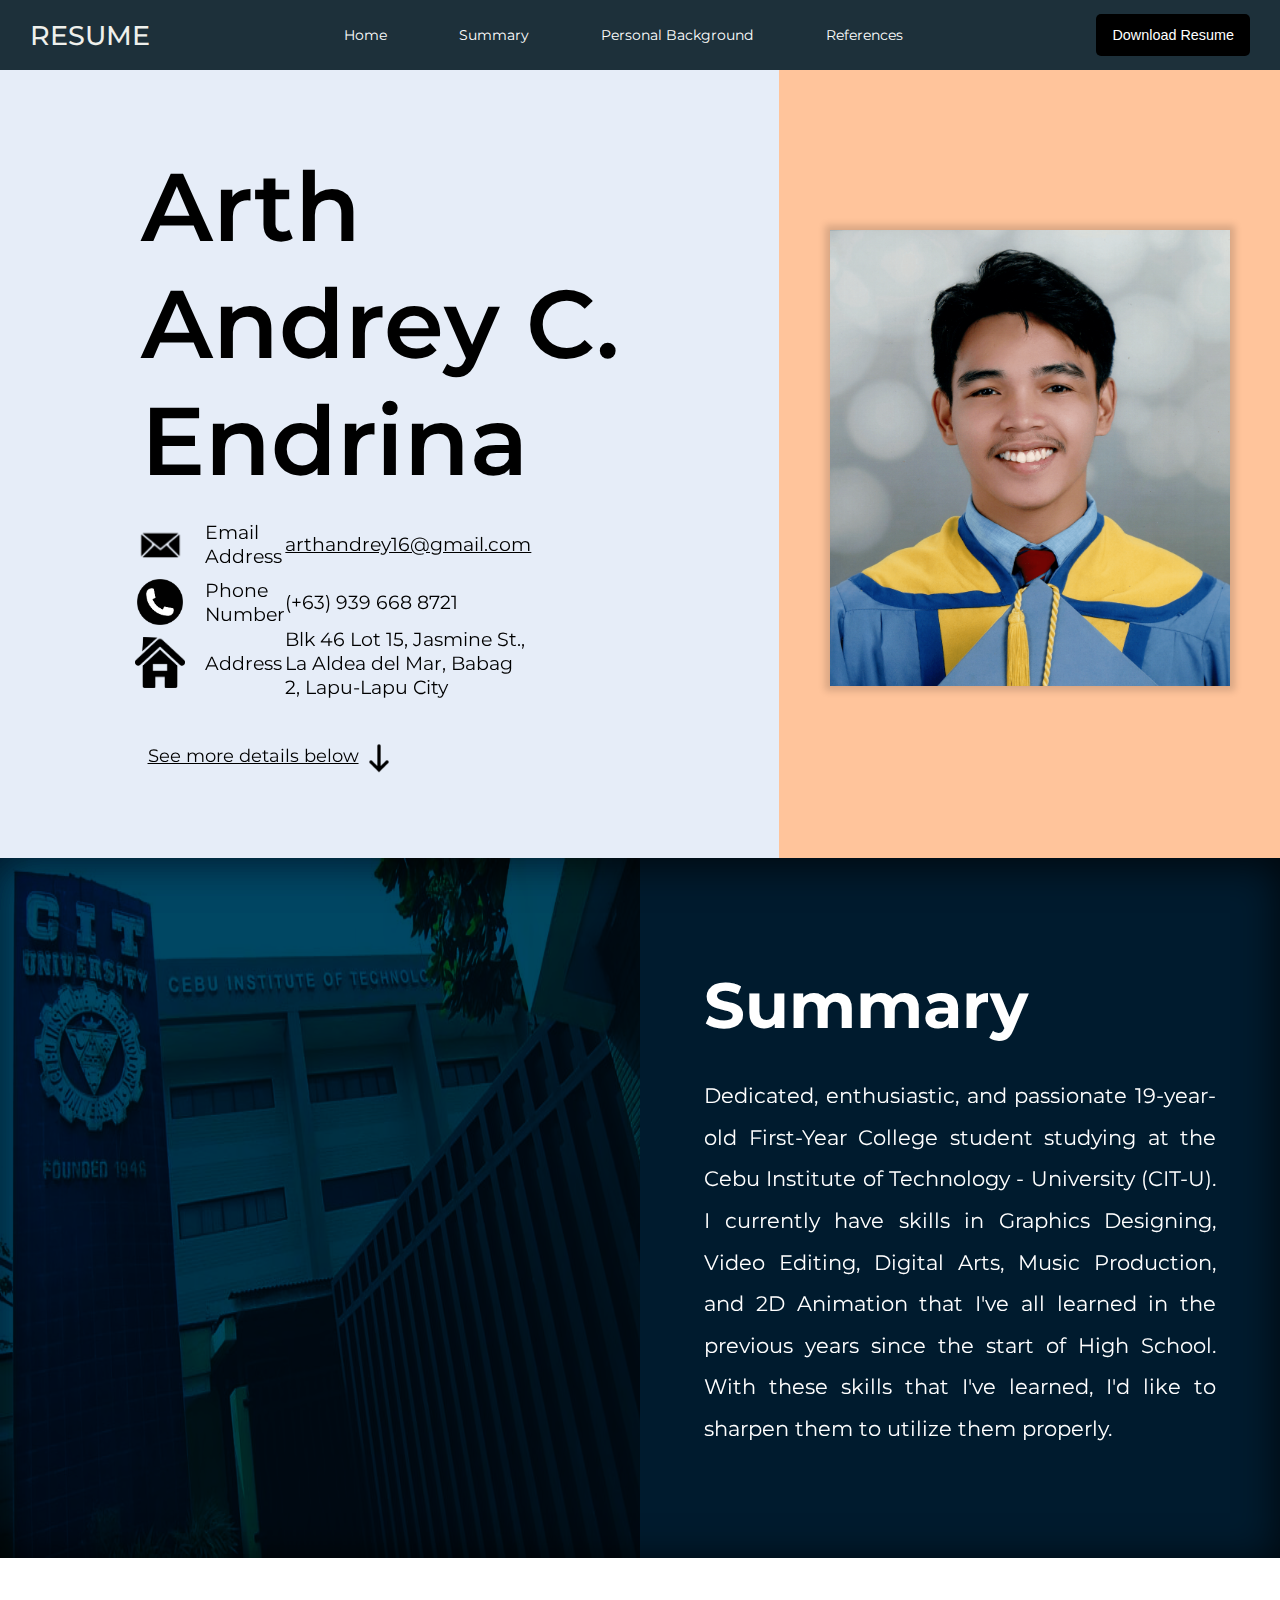
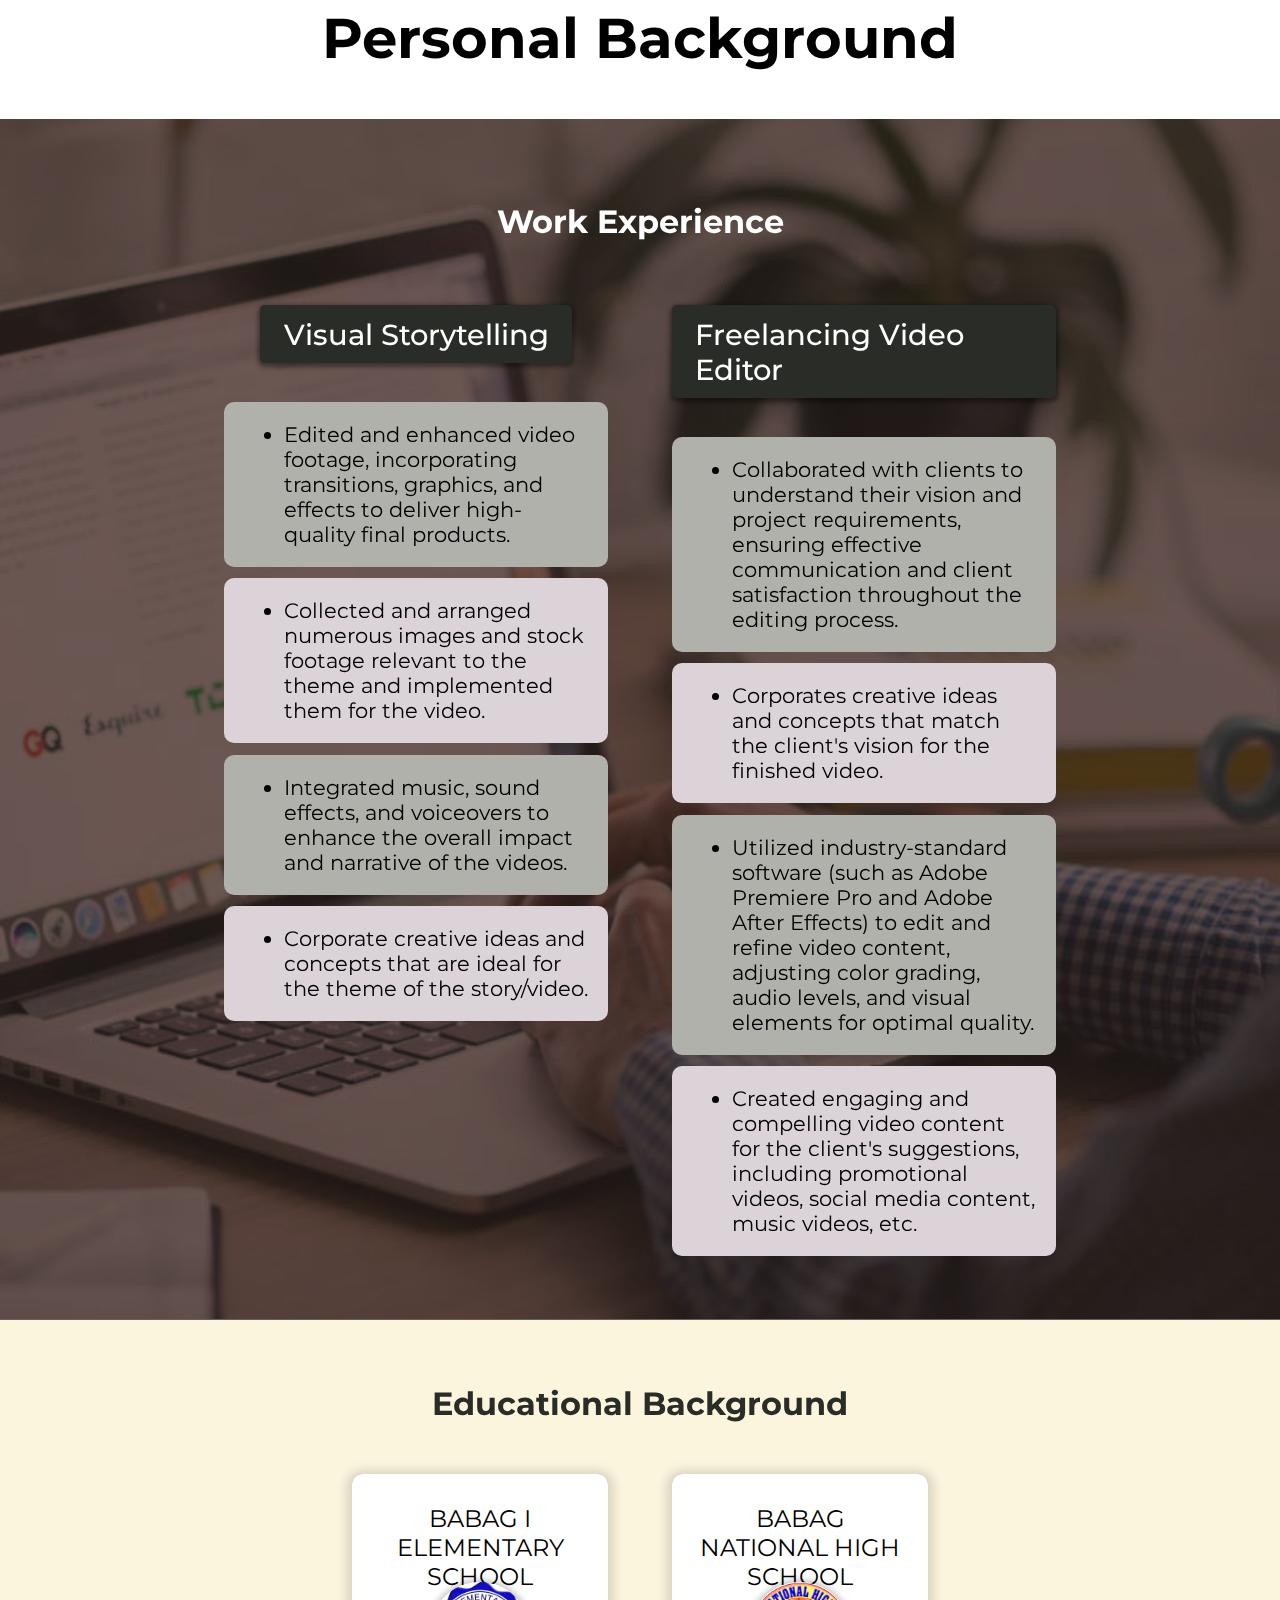
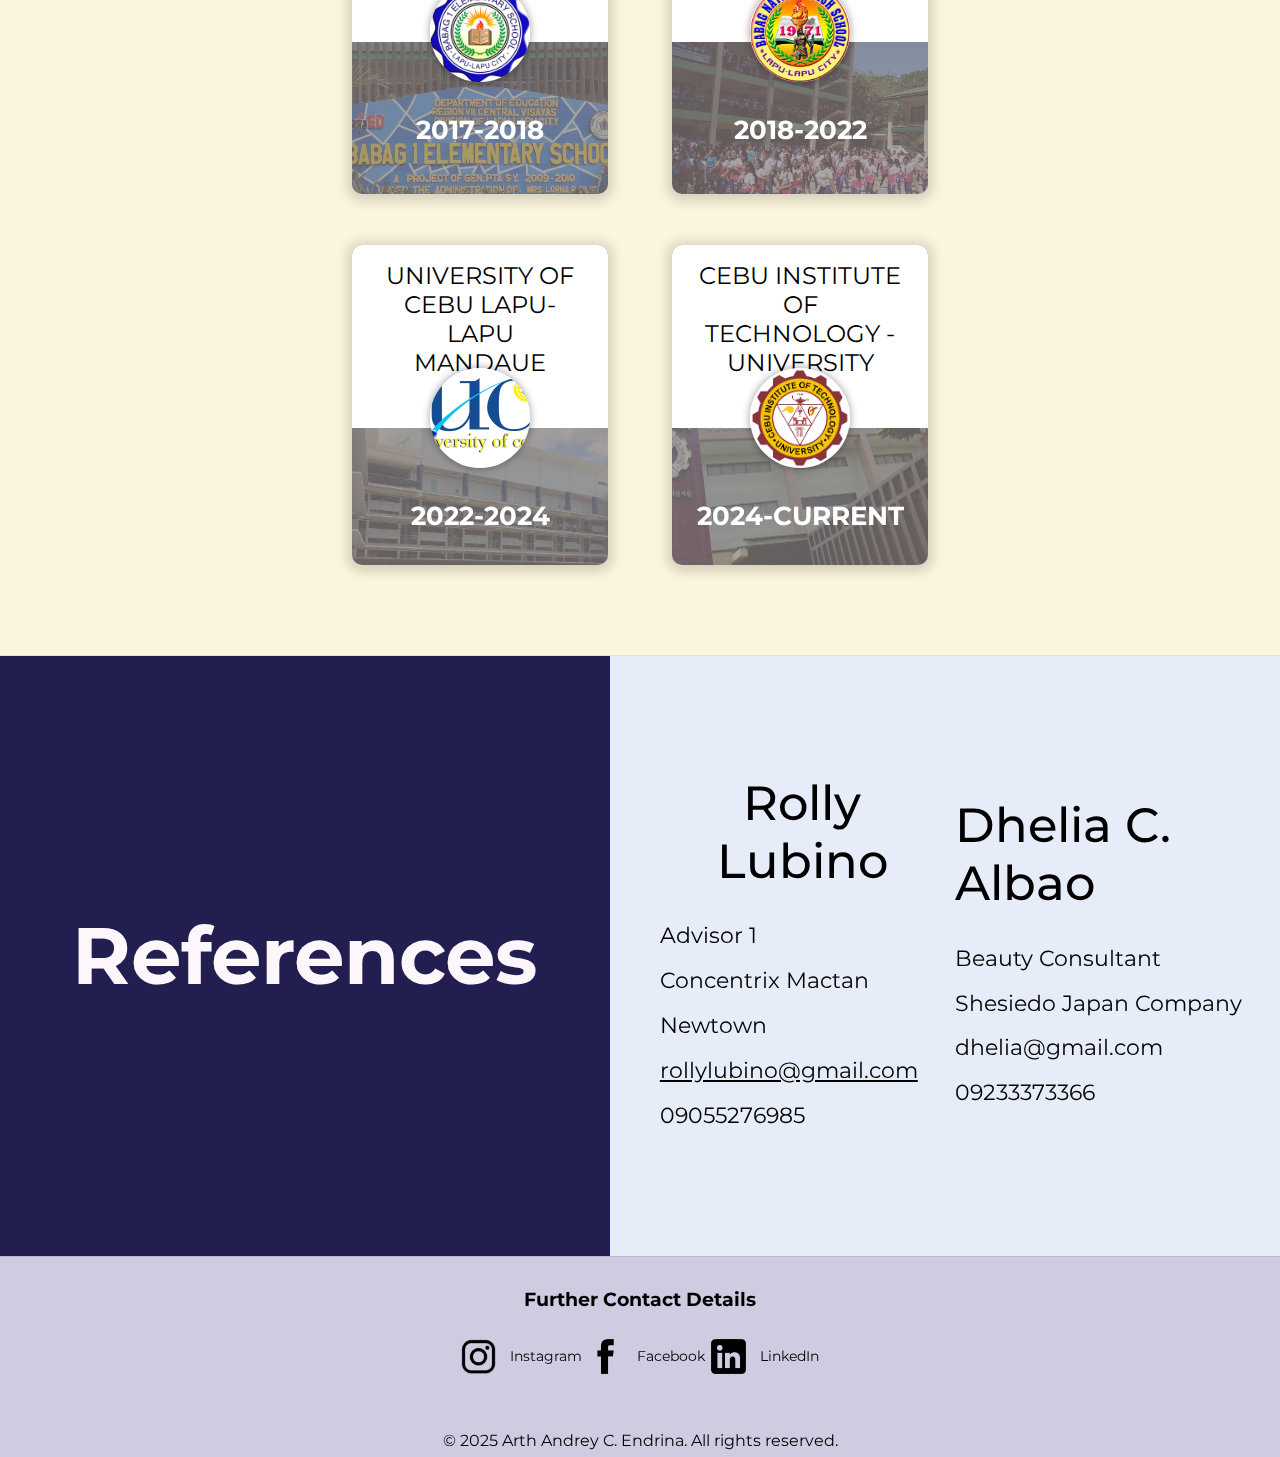
<file: index.html>
<!DOCTYPE html>
<html lang="en">

<head>

  <meta charset="UTF-8">
  <meta name="viewport" content="width=device-width, initial-scale=1.0">
  <title>RESUME | Arth Andrey C. Endrina</title>
  <link rel="stylesheet" type="text/css" href="HoArtstyles.css">
  <link rel="preconnect" href="https://fonts.googleapis.com">
  <link rel="preconnect" href="https://fonts.gstatic.com" crossorigin>
  <link href="https://fonts.googleapis.com/css2?family=Montserrat:ital,wght@0,100..900;1,100..900&family=Open+Sans:ital,wght@0,300..800;1,300..800&display=swap" rel="stylesheet">

</head>

<body>

  <nav class="navbar">
    <div class="resume-title">
      <p>RESUME</p>
    </div>
    <div class="nav-links-section">
      <a href="#home">Home</a>
      <a href="#summary">Summary</a>
      <a href="#personal-background">Personal Background</a>
      <a href="#references-section">References</a>
    </div>
    <div class="download-resume-section">
      <a href="../Hands-on-Activity 1 - RESUME/miscellaneous/ARTH ANDREY C. ENDRINA - RESUME.pdf" download="ARTH ANDREY C. ENDRINA - RESUME.pdf">
        <button class="download-button">
          <span class="button-text">Download Resume</span>
        </button>
      </a>
    </div>
  </nav>

  <main class="container">
    <section class="personal-details-section" id="home">
      <!-- PURELY TEXT SECTION -->
      <div class="personal-details-content">
        <div class="personal-details-top-section">Arth Andrey C. Endrina
        </div>
        <div class="middle-section">
          <!-- INFO GRID -->
          <div class="details-grid-container">
            <!-- ROW 1 -->
            <div class="icons-container">
              <img src="images/email icon.png" alt="Email Icon" class="email-icon">
            </div>
            <p>Email Address</p>
            <a href="mailto:arthandrey16@gmail.com" class="clickable-email">
              <p>arthandrey16@gmail.com</p>
            </a>
            <!-- ROW 2 -->
            <div class="icons-container">
              <img src="images/phone number icon.png" alt="Phone Number Icon">
            </div>
            <p>Phone Number</p>
            <p>(+63) 939 668 8721</p>
            <!-- ROW 3 -->
            <div class="icons-container">
              <img src="images/address icon.png" alt="Address Icon">
            </div>
            <p>Address</p>
            <p>Blk 46 Lot 15, Jasmine St., La Aldea del Mar, Babag 2, Lapu-Lapu City</p>
          </div>
        </div>
        <div class="bottom-section">
          <a href="#summary">
            <p>See more details below</p>
            <img src="images/arrow down.png" alt="Arrow Down">
          </a>
        </div>
      </div>
      <!-- WHERE RESUME PHOTO IS -->
      <div class="person-image-section">
        <img src="images/Resume Photo.png" alt="Arth Andrey Endrina's Resume Photo" title="Arth Andrey Endrina's Resume Photo">
      </div>
    </section>
    <section class="summary-section" id="summary">
      <div class="summary-container">
        <img src="images/CIT-U bg image.avif" alt="A picture of Cebu Institute of Technology - University (CIT-U)" title="Cebu Institute of Technology - University">
        <div class="summary-details-section">
          <h2>Summary</h2>
          <p>Dedicated, enthusiastic, and passionate 19-year-old First-Year College student studying at the Cebu Institute of Technology - University (CIT-U). I currently have skills in Graphics Designing, Video Editing, Digital Arts, Music Production, and 2D Animation that I've all learned in the previous years since the start of High School. With these skills that I've learned, I'd like to sharpen them to utilize them properly.</p>
        </div>
      </div>
    </section>
    <section class="personal-background-section" id="personal-background">
      <h2>Personal Background</h2>
      <div class="work-experience-section">
        <h3>Work Experience</h3>
        <div class="work-experience-grid-container">
          <div class="work-experience-wrapper">
            <div class="subheader">Visual Storytelling</div>
            <!-- FLEXBOX TYPE -->
              <div class="work-details-container">
                <!-- A BOX FOR EACH OF THE WORK DETAILS #1 -->
                <div class="work-details-box" id="box-one">
                  <ul>
                    <li>Edited and enhanced video footage, incorporating transitions, graphics, and effects to deliver high-quality final products.</li>
                  </ul>
                </div>
                <!-- A BOX FOR EACH OF THE WORK DETAILS #2 -->
                <div class="work-details-box" id="box-two">
                  <ul>
                    <li>Collected and arranged numerous images and stock footage relevant to the theme and implemented them for the video.</li>
                  </ul>
                </div>
                <!-- A BOX FOR EACH OF THE WORK DETAILS #3 -->
                <div class="work-details-box" id="box-one">
                  <ul>
                    <li>Integrated music, sound effects, and voiceovers to enhance the overall impact and narrative of the videos.</li>
                  </ul>
                </div>
                <!-- A BOX FOR EACH OF THE WORK DETAILS #4 -->
                <div class="work-details-box" id="box-two">
                  <ul>
                    <li>Corporate creative ideas and concepts that are ideal for the theme of the story/video.</li>
                  </ul>
                </div>
              </div>
          </div>
          <div class="work-experience-wrapper">
            <div class="subheader">Freelancing Video Editor</div>
            <!-- FLEXBOX #2 TYPE -->
            <div class="work-details-container">
              <!-- A BOX FOR EACH OF THE WORK DETAILS #1 -->
              <div class="work-details-box" id="box-one">
                <ul>
                  <li>Collaborated with clients to understand their vision and project requirements, ensuring effective communication and client satisfaction throughout the editing process.</li>
                </ul>
              </div>
              <!-- A BOX FOR EACH OF THE WORK DETAILS #2 -->
              <div class="work-details-box" id="box-two">
                <ul>
                  <li>Corporates creative ideas and concepts that match the client's vision for the finished video.</li>
                </ul>
              </div>
              <!-- A BOX FOR EACH OF THE WORK DETAILS #3 -->
              <div class="work-details-box" id="box-one">
                <ul>
                  <li>Utilized industry-standard software (such as Adobe Premiere Pro and Adobe After Effects) to edit and refine video content, adjusting color grading, audio levels, and visual elements for optimal quality.</li>
                </ul>
              </div>
              <!-- A BOX FOR EACH OF THE WORK DETAILS #4 -->
              <div class="work-details-box" id="box-two">
                <ul>
                  <li>Created engaging and compelling video content for the client's suggestions, including promotional videos, social media content, music videos, etc.</li>
                </ul>
              </div>
            </div>
          </div>
        </div>
      </div>

      <div class="educational-background-section">
        <h3>Educational Background</h3>
        <!-- GRID TYPE -->
        <div class="educational-background-container">
          <!-- A BOX TO CONTAIN EACH E.B. DETAILS #1 -->
          <div class="educational-background-details-box">
            <div class="top-section">
              <p>BABAG I ELEMENTARY SCHOOL</p>
              <img src="images/babag 1 elem logo.jpg" alt="Babag 1 Elementary School Logo" title="Babag 1 Elementary School Logo">
            </div>
            <div class="bottom-section">
              <!-- SCHOOL BACKGROUND IMAGE -->
              <img src="images/babag 1 elem school.jpg" alt="A background photo with reduced opacity of Babag I Elementary School">
              <p>2017-2018</p>
            </div>
          </div>
          <!-- A BOX TO CONTAIN EACH E.B. DETAILS #2 -->
          <div class="educational-background-details-box">
            <div class="top-section">
              <p>BABAG NATIONAL HIGH SCHOOL</p>
              <img src="images/bnhs logo.png" alt="Babag National High School Logo" title="Babag National High School Logo">
            </div>
            <div class="bottom-section">
              <!-- SCHOOL BACKGROUND IMAGE -->
              <img src="images/babag national high school.jpg" alt="A background photo with reduced opacity of Babag National High School">
              <p>2018-2022</p>
            </div>
          </div>
          <!-- A BOX TO CONTAIN EACH E.B. DETAILS #3 -->
          <div class="educational-background-details-box">
            <div class="top-section">
              <p>UNIVERSITY OF CEBU LAPU-LAPU MANDAUE</p>
              <img src="images/uc logo.jpg" alt="University of Cebu Logo" title="University of Cebu Logo">
            </div>
            <div class="bottom-section">
              <!-- SCHOOL BACKGROUND IMAGE -->
              <img src="images/uclm.webp" alt="A background photo with reduced opacity of University of Cebu Lapu-Lapu and Mandaue">
              <p>2022-2024</p>
            </div>
          </div>
          <!-- A BOX TO CONTAIN EACH E.B. DETAILS #4 -->
          <div class="educational-background-details-box">
            <div class="top-section">
              <p>CEBU INSTITUTE OF TECHNOLOGY - UNIVERSITY</p>
              <img src="images/cit logo.png" alt="Cebu Institute of Technology - University Logo" title="Cebu Institute of Technology - University Logo">
            </div>
            <div class="bottom-section">
              <!-- SCHOOL BACKGROUND IMAGE -->
              <img src="images/CIT-U bg image.avif" alt="A background photo with reduced opacity of Cebu Institute of Technology - University">
              <p>2024-CURRENT</p>
            </div>
          </div>
        </div>
      </div>

    </section>
    <section class="references" id="references-section">
      <div class="left-section">
        <h2>References</h2>
      </div>
      <div class="right-section">
        <!-- FIRST REFERENCE-->
        <div class="reference-container">
          <div class="top-section">
            <p>Rolly Lubino</p>
          </div>
          <div class="bottom-section">
            <p>Advisor 1</p>
            <p>Concentrix Mactan Newtown</p>
            <a href="mailto:rollylubino@gmail.com">rollylubino@gmail.com</a>
            <p>09055276985</p>
          </div>
        </div>
        <!-- SECOND REFERENCE-->
        <div class="reference-container">
          <div class="top-section-2">
            <p>Dhelia C. Albao</p>
          </div>
          <div class="bottom-section-2">
            <p>Beauty Consultant</p>
            <p>Shesiedo Japan Company</p>
            <a href="mailto:dhelia@gmail.com">dhelia@gmail.com</a>
            <p>09233373366</p>
          </div>
        </div>
      </div>
    </section>
  </main>
  <footer class="additional-userinfo-links">
    <div class="contact-details-section">
      <div class="header-wrapper">
        <h3>Further Contact Details</h3>
      </div>
      <!-- CONTACT DETAIL #1 -->
      <div class="contact-details-wrapper">
        <a href="https://www.instagram.com/_aandreeyyy/" target="_blank">
          <div class="contact-details-container">
            <img src="images/insta-logo-cropped.png" alt="" class="insta-logo">
            <p>Instagram</p>
          </div>
        </a>
        <!-- CONTACT DETAIL #2 -->
        <a href="https://www.facebook.com/aandreeyyy" target="_blank">
          <div class="contact-details-container">
            <img src="images/facebook icon.png" alt="">
            <p>Facebook</p>
          </div>
        </a>
        <!-- CONTACT DETAIL #3 -->
        <a href="https://www.linkedin.com/in/arthandrey/" target="_blank">
          <div class="contact-details-container">
            <img src="images/linkedin-3-512.png" alt="">
            <p>LinkedIn</p>
          </div>
        </a>
      </div>
    </div>
    <div class="all-rights-reserved-section">
      <p>&copy; 2025 Arth Andrey C. Endrina. All rights reserved.</p>
    </div>
  </footer>

</body>

</html>
</file>
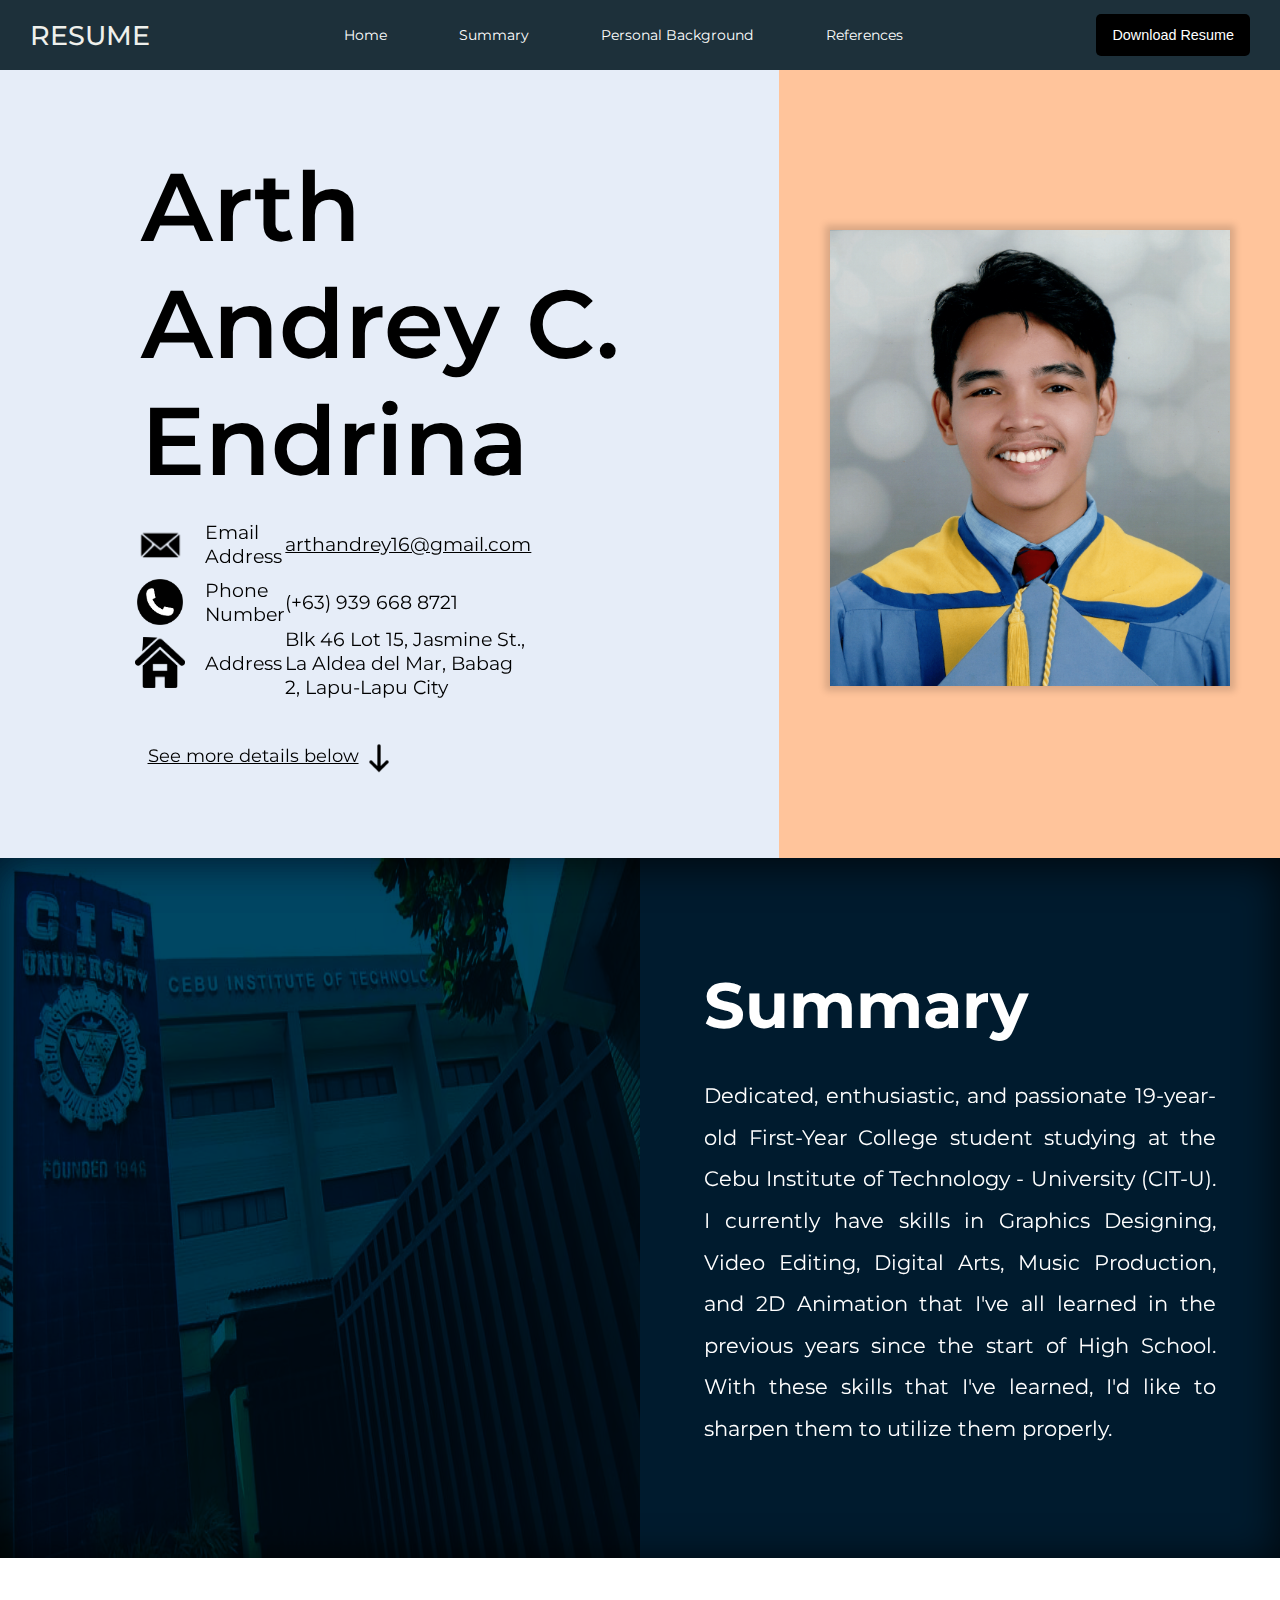
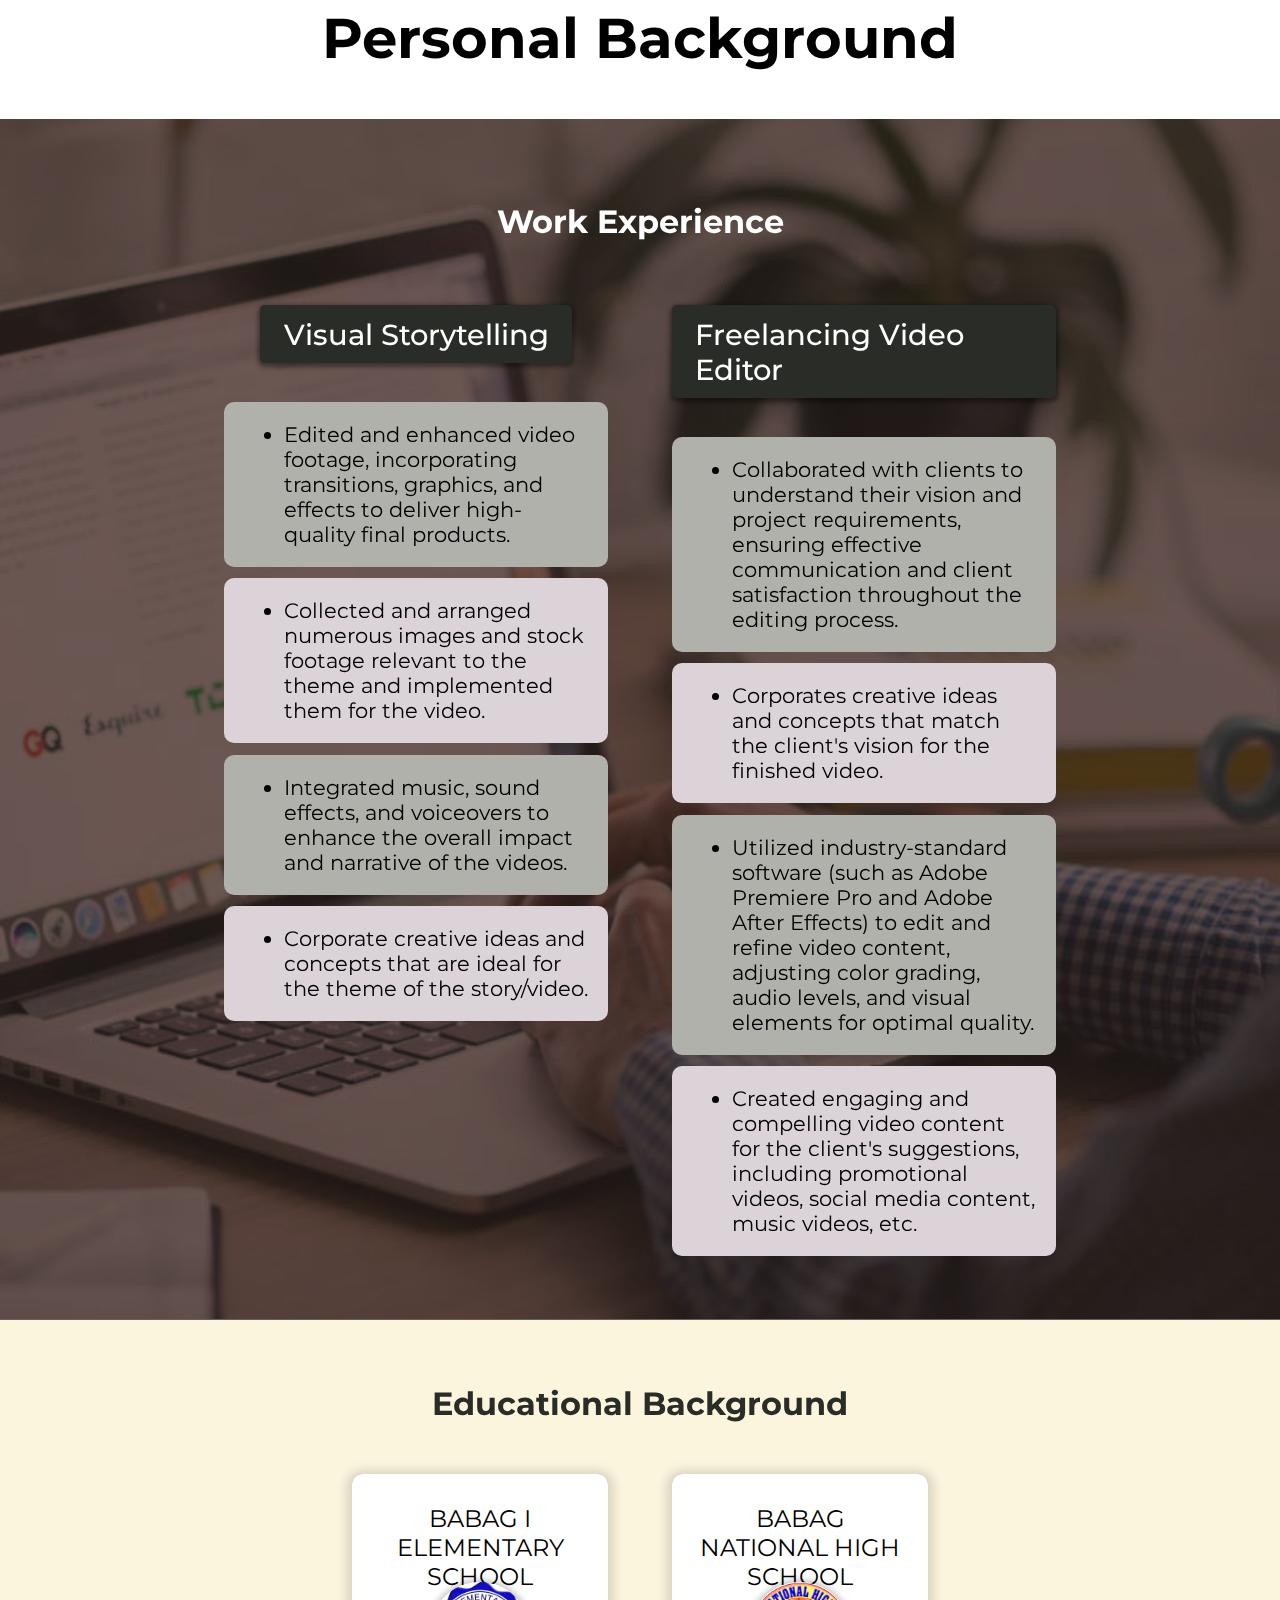
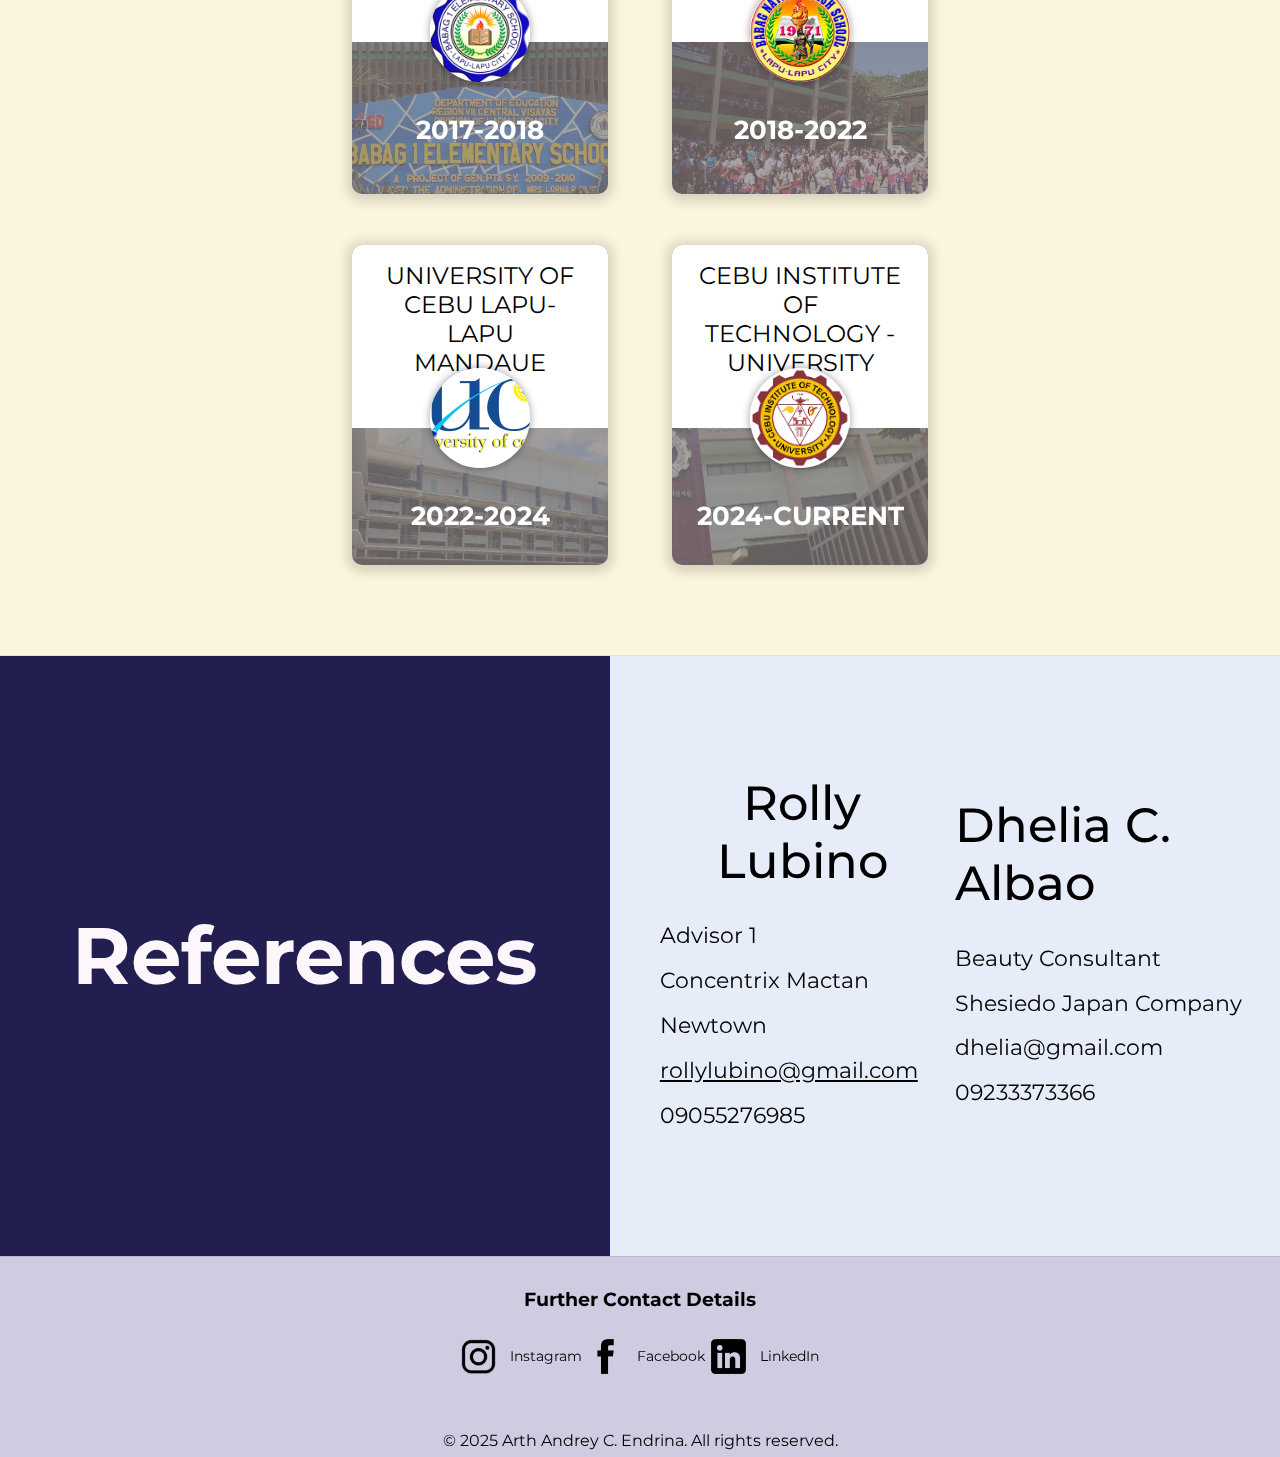
<file: Resume.html>
<!DOCTYPE html>
<html lang="en">

<head>

  <meta charset="UTF-8">
  <meta name="viewport" content="width=device-width, initial-scale=1.0">
  <title>RESUME | Arth Andrey C. Endrina</title>
  <link rel="stylesheet" href="/HoArtstyles.css">
  <link rel="preconnect" href="https://fonts.googleapis.com">
  <link rel="preconnect" href="https://fonts.gstatic.com" crossorigin>
  <link href="https://fonts.googleapis.com/css2?family=Montserrat:ital,wght@0,100..900;1,100..900&family=Open+Sans:ital,wght@0,300..800;1,300..800&display=swap" rel="stylesheet">

</head>

<body>

  <nav class="navbar">
    <div class="resume-title">
      <p>RESUME</p>
    </div>
    <div class="nav-links-section">
      <a href="#home">Home</a>
      <a href="#summary">Summary</a>
      <a href="#personal-background">Personal Background</a>
      <a href="#references-section">References</a>
    </div>
    <div class="download-resume-section">
      <a href="../Hands-on-Activity 1 - RESUME/miscellaneous/ARTH ANDREY C. ENDRINA - RESUME.pdf" download="ARTH ANDREY C. ENDRINA - RESUME.pdf">
        <button class="download-button">
          <span class="button-text">Download Resume</span>
        </button>
      </a>
    </div>
  </nav>

  <main class="container">
    <section class="personal-details-section" id="home">
      <!-- PURELY TEXT SECTION -->
      <div class="personal-details-content">
        <div class="personal-details-top-section">Arth Andrey C. Endrina
        </div>
        <div class="middle-section">
          <!-- INFO GRID -->
          <div class="details-grid-container">
            <!-- ROW 1 -->
            <div class="icons-container">
              <img src="images/email icon.png" alt="Email Icon" class="email-icon">
            </div>
            <p>Email Address</p>
            <a href="mailto:arthandrey16@gmail.com" class="clickable-email">
              <p>arthandrey16@gmail.com</p>
            </a>
            <!-- ROW 2 -->
            <div class="icons-container">
              <img src="images/phone number icon.png" alt="Phone Number Icon">
            </div>
            <p>Phone Number</p>
            <p>(+63) 939 668 8721</p>
            <!-- ROW 3 -->
            <div class="icons-container">
              <img src="images/address icon.png" alt="Address Icon">
            </div>
            <p>Address</p>
            <p>Blk 46 Lot 15, Jasmine St., La Aldea del Mar, Babag 2, Lapu-Lapu City</p>
          </div>
        </div>
        <div class="bottom-section">
          <a href="#summary">
            <p>See more details below</p>
            <img src="images/arrow down.png" alt="Arrow Down">
          </a>
        </div>
      </div>
      <!-- WHERE RESUME PHOTO IS -->
      <div class="person-image-section">
        <img src="images/Resume Photo.png" alt="Arth Andrey Endrina's Resume Photo" title="Arth Andrey Endrina's Resume Photo">
      </div>
    </section>
    <section class="summary-section" id="summary">
      <div class="summary-container">
        <img src="images/CIT-U bg image.avif" alt="A picture of Cebu Institute of Technology - University (CIT-U)" title="Cebu Institute of Technology - University">
        <div class="summary-details-section">
          <h2>Summary</h2>
          <p>Dedicated, enthusiastic, and passionate 19-year-old First-Year College student studying at the Cebu Institute of Technology - University (CIT-U). I currently have skills in Graphics Designing, Video Editing, Digital Arts, Music Production, and 2D Animation that I've all learned in the previous years since the start of High School. With these skills that I've learned, I'd like to sharpen them to utilize them properly.</p>
        </div>
      </div>
    </section>
    <section class="personal-background-section" id="personal-background">
      <h2>Personal Background</h2>
      <div class="work-experience-section">
        <h3>Work Experience</h3>
        <div class="work-experience-grid-container">
          <div class="work-experience-wrapper">
            <div class="subheader">Visual Storytelling</div>
            <!-- FLEXBOX TYPE -->
              <div class="work-details-container">
                <!-- A BOX FOR EACH OF THE WORK DETAILS #1 -->
                <div class="work-details-box" id="box-one">
                  <ul>
                    <li>Edited and enhanced video footage, incorporating transitions, graphics, and effects to deliver high-quality final products.</li>
                  </ul>
                </div>
                <!-- A BOX FOR EACH OF THE WORK DETAILS #2 -->
                <div class="work-details-box" id="box-two">
                  <ul>
                    <li>Collected and arranged numerous images and stock footage relevant to the theme and implemented them for the video.</li>
                  </ul>
                </div>
                <!-- A BOX FOR EACH OF THE WORK DETAILS #3 -->
                <div class="work-details-box" id="box-one">
                  <ul>
                    <li>Integrated music, sound effects, and voiceovers to enhance the overall impact and narrative of the videos.</li>
                  </ul>
                </div>
                <!-- A BOX FOR EACH OF THE WORK DETAILS #4 -->
                <div class="work-details-box" id="box-two">
                  <ul>
                    <li>Corporate creative ideas and concepts that are ideal for the theme of the story/video.</li>
                  </ul>
                </div>
              </div>
          </div>
          <div class="work-experience-wrapper">
            <div class="subheader">Freelancing Video Editor</div>
            <!-- FLEXBOX #2 TYPE -->
            <div class="work-details-container">
              <!-- A BOX FOR EACH OF THE WORK DETAILS #1 -->
              <div class="work-details-box" id="box-one">
                <ul>
                  <li>Collaborated with clients to understand their vision and project requirements, ensuring effective communication and client satisfaction throughout the editing process.</li>
                </ul>
              </div>
              <!-- A BOX FOR EACH OF THE WORK DETAILS #2 -->
              <div class="work-details-box" id="box-two">
                <ul>
                  <li>Corporates creative ideas and concepts that match the client's vision for the finished video.</li>
                </ul>
              </div>
              <!-- A BOX FOR EACH OF THE WORK DETAILS #3 -->
              <div class="work-details-box" id="box-one">
                <ul>
                  <li>Utilized industry-standard software (such as Adobe Premiere Pro and Adobe After Effects) to edit and refine video content, adjusting color grading, audio levels, and visual elements for optimal quality.</li>
                </ul>
              </div>
              <!-- A BOX FOR EACH OF THE WORK DETAILS #4 -->
              <div class="work-details-box" id="box-two">
                <ul>
                  <li>Created engaging and compelling video content for the client's suggestions, including promotional videos, social media content, music videos, etc.</li>
                </ul>
              </div>
            </div>
          </div>
        </div>
      </div>

      <div class="educational-background-section">
        <h3>Educational Background</h3>
        <!-- GRID TYPE -->
        <div class="educational-background-container">
          <!-- A BOX TO CONTAIN EACH E.B. DETAILS #1 -->
          <div class="educational-background-details-box">
            <div class="top-section">
              <p>BABAG I ELEMENTARY SCHOOL</p>
              <img src="images/babag 1 elem logo.jpg" alt="Babag 1 Elementary School Logo" title="Babag 1 Elementary School Logo">
            </div>
            <div class="bottom-section">
              <!-- SCHOOL BACKGROUND IMAGE -->
              <img src="images/babag 1 elem school.jpg" alt="A background photo with reduced opacity of Babag I Elementary School">
              <p>2017-2018</p>
            </div>
          </div>
          <!-- A BOX TO CONTAIN EACH E.B. DETAILS #2 -->
          <div class="educational-background-details-box">
            <div class="top-section">
              <p>BABAG NATIONAL HIGH SCHOOL</p>
              <img src="images/bnhs logo.png" alt="Babag National High School Logo" title="Babag National High School Logo">
            </div>
            <div class="bottom-section">
              <!-- SCHOOL BACKGROUND IMAGE -->
              <img src="images/babag national high school.jpg" alt="A background photo with reduced opacity of Babag National High School">
              <p>2018-2022</p>
            </div>
          </div>
          <!-- A BOX TO CONTAIN EACH E.B. DETAILS #3 -->
          <div class="educational-background-details-box">
            <div class="top-section">
              <p>UNIVERSITY OF CEBU LAPU-LAPU MANDAUE</p>
              <img src="images/uc logo.jpg" alt="University of Cebu Logo" title="University of Cebu Logo">
            </div>
            <div class="bottom-section">
              <!-- SCHOOL BACKGROUND IMAGE -->
              <img src="images/uclm.webp" alt="A background photo with reduced opacity of University of Cebu Lapu-Lapu and Mandaue">
              <p>2022-2024</p>
            </div>
          </div>
          <!-- A BOX TO CONTAIN EACH E.B. DETAILS #4 -->
          <div class="educational-background-details-box">
            <div class="top-section">
              <p>CEBU INSTITUTE OF TECHNOLOGY - UNIVERSITY</p>
              <img src="images/cit logo.png" alt="Cebu Institute of Technology - University Logo" title="Cebu Institute of Technology - University Logo">
            </div>
            <div class="bottom-section">
              <!-- SCHOOL BACKGROUND IMAGE -->
              <img src="images/CIT-U bg image.avif" alt="A background photo with reduced opacity of Cebu Institute of Technology - University">
              <p>2024-CURRENT</p>
            </div>
          </div>
        </div>
      </div>

    </section>
    <section class="references" id="references-section">
      <div class="left-section">
        <h2>References</h2>
      </div>
      <div class="right-section">
        <!-- FIRST REFERENCE-->
        <div class="reference-container">
          <div class="top-section">
            <p>Rolly Lubino</p>
          </div>
          <div class="bottom-section">
            <p>Advisor 1</p>
            <p>Concentrix Mactan Newtown</p>
            <a href="mailto:rollylubino@gmail.com">rollylubino@gmail.com</a>
            <p>09055276985</p>
          </div>
        </div>
        <!-- SECOND REFERENCE-->
        <div class="reference-container">
          <div class="top-section-2">
            <p>Dhelia C. Albao</p>
          </div>
          <div class="bottom-section-2">
            <p>Beauty Consultant</p>
            <p>Shesiedo Japan Company</p>
            <a href="mailto:dhelia@gmail.com">dhelia@gmail.com</a>
            <p>09233373366</p>
          </div>
        </div>
      </div>
    </section>
  </main>
  <footer class="additional-userinfo-links">
    <div class="contact-details-section">
      <div class="header-wrapper">
        <h3>Further Contact Details</h3>
      </div>
      <!-- CONTACT DETAIL #1 -->
      <div class="contact-details-wrapper">
        <a href="https://www.instagram.com/_aandreeyyy/" target="_blank">
          <div class="contact-details-container">
            <img src="images/insta-logo-cropped.png" alt="" class="insta-logo">
            <p>Instagram</p>
          </div>
        </a>
        <!-- CONTACT DETAIL #2 -->
        <a href="https://www.facebook.com/aandreeyyy" target="_blank">
          <div class="contact-details-container">
            <img src="images/facebook icon.png" alt="">
            <p>Facebook</p>
          </div>
        </a>
        <!-- CONTACT DETAIL #3 -->
        <a href="https://www.linkedin.com/in/arthandrey/" target="_blank">
          <div class="contact-details-container">
            <img src="images/linkedin-3-512.png" alt="">
            <p>LinkedIn</p>
          </div>
        </a>
      </div>
    </div>
    <div class="all-rights-reserved-section">
      <p>&copy; 2025 Arth Andrey C. Endrina. All rights reserved.</p>
    </div>
  </footer>

</body>

</html>
</file>
<file: HoArtstyles.css>
/*For Hands-on-Activity 1: RESUME CSS*/

  /*GENERAL CSS*/
  html{
    font-size: 16px;
    scroll-behavior: smooth;
  }
  body{
    font-family: Montserrat;
    margin: 0px;
    padding: 0px;
  }
  p {
    margin: 0;
    padding: 0px;
  }
  img {
    width: 200px;
  }
  a {
    color: inherit;
    text-decoration: none;
    display: inline-block;
  }

  /*NAVBAR CSS*/
  .navbar{
    background-color: #1d303a;
    display: flex;
    justify-content: space-between;
    align-items: center;
    width: 100%;
    height: 70px;
    position: fixed;
    top: 0;
    z-index: 999;
  }
  .resume-title{
    height: 100%;
    padding: 0 30px;
    display: flex;
    align-items: center;
  }
  .resume-title p{
    color: rgb(239, 240, 236);
    font-weight: 500;
    font-size: 1.7rem;
    cursor: pointer;
  }
  .nav-links-section{
    height: 100%;
    display: flex;
    align-items: center;
    justify-content: space-evenly;
    min-width: 50vw;
    max-width: 30vw;
    overflow: hidden;
  }
  .nav-links-section a{
    color: white;
    font-size: 0.9em;
    padding: 5% 5%;
    transition: background-color 0.15s ease-in-out;
  }
  .nav-links-section a:hover{
    background-color: #162831;
  }
  .nav-links-section a:active{
    transition: none;
    background-color: #0e1b22;
  }
  .download-resume-section{
    height: 100%;
    padding: 0 30px;
    display: flex;
    justify-content: center;
    align-items: center;
  }
  .download-button{
    background-color: black;
    color: white;
    border: none;
    padding: 0.8rem 1rem;
    font-size: 0.9rem;
    cursor: pointer;
    display: flex;
    justify-content: center;
    align-items: center;
    width: 100%;
    border-radius: 5px;
    transition: background-color 0.15s ease-in-out, color 0.15s ease-in-out;
  }
  .download-button:hover{
    background-color: rgb(21, 24, 31);
  }
  .download-button:active{
    opacity: 0.75;
    transition: none;
  }

/*MAIN CSS*/
  .container{
    display: flex;
    flex-direction: column;
    height: 100%;
    width: 100%;
    background-color: #e6edf8;
  }

/*PERSONAL DETAILS SECTION*/
  .personal-details-section{
    display: flex;
    width: 100%;
    height: 800px;
    margin-top: 58px;
  }
  .personal-details-content{
    display: flex;
    flex-direction: column;
    align-items: flex-start;
    padding-top: 7%;
    width: 65%;
    padding-left: 10%;
  }
  .personal-details-top-section{
    display: inline-block;
    width: 75%;
    text-align: left;
    font-size: 6rem;
    font-weight: 600;
    padding: 0 2%;
    margin-bottom: 2%;
  }

/*MIDDLE SECTION*/
  .middle-section{
    width: 60%;
    padding-right: 2%;
    padding-bottom: 2%;
    margin-bottom: 4%;
  }
  .details-grid-container{
    display: grid;
    grid-template-columns: 90px 1fr 1fr;
    align-items: center;
    justify-content: center;
  }
  .details-grid-container .clickable-email{
    text-decoration: underline;
  }
  .icons-container{
    display: flex;
    justify-content: center;
    align-items: center;
    justify-self: center;
  }
  .icons-container img{
    width: 50px;
  }
  .icons-container .email-icon{
    width: 65px;
  }
  .details-grid-container p,
  .details-grid-container a{
    font-size: 1.2rem;
  }
  .bottom-section{
    display: flex;
    align-items: center;
    padding: 0 3%;
  }
  .bottom-section p{
    font-size: 1.1rem;
  }

/*BOTTOM SECTION*/
  .bottom-section img{
    width: 40px;
  }
  .bottom-section a{
    display: flex;
    text-decoration: underline;
  }

/*PERSON-IMAGE-SECTION*/
  .person-image-section{
    display: flex;
    justify-content: center;
    align-items: center;
    width: 50%;
    background-color: #ffc49b;
  }
  .person-image-section img{
    width: 400px;
    box-shadow: 0px 0px 7px 5px rgba(0, 0, 0, 0.15);
  }

/*SUMMARY SECTION*/
  .summary-section{
    color: rgb(255, 255, 255);
    height: 700px;
  }
  .summary-container{
    background-color: #001b2e;
    box-shadow: inset 0px 5px 40px 1px rgba(0, 0, 0, 0.75);
    height: 100%;
    display: flex;
  }
  .summary-container img{
    width: 50%;
    opacity: 0.85;
    mix-blend-mode: soft-light;
  }
  .summary-details-section{
    width: 70%;
    display: flex;
    flex-direction: column;
    align-content: center;
    justify-content: center;
    padding: 0 5%;
  }
  .summary-details-section h2{
    font-size: 4rem;
    margin: 3% 0;
  }
  .summary-details-section p{
    font-size: 1.3rem;
    line-height: 2;
    text-align: justify;
    margin: 3% 0;
  }

/*PERSONAL BACKGROUND SECTION*/

  .personal-background-section {
    background-color: #ffffff;
    display: flex;
    flex-direction: column;
  }
  .personal-background-section h2{
    font-size: 3.5rem;
    text-align: center;
  }

/*WORK EXPERIENCE CSS*/

  .work-experience-section {
    display: flex;
    flex-direction: column;
    justify-content: center;
    z-index: 1;
    background-color: #433633;
    position: relative;
    padding: 4% 0;
  }
  .work-experience-section h3{
    margin-bottom: 5%;
  }
  .work-experience-section::before{
    content: '';
    position: absolute;
    top: 0;
    bottom: 0;
    left: 0;
    right: 0;
    background-image: url('images/work-overlay-bg.jpg');
    background-size: cover;
    background-position: center;
    background-repeat: no-repeat;
    opacity: 0.6;
    mix-blend-mode: overlay;
    z-index: -1;
  }
  .work-experience-section h3{
    font-size: 2rem;
    text-align: center;
    color: white;
  }
  .work-experience-grid-container{
    height: 100%;
    display: grid;
    grid-template-columns: 30% 30%;
    column-gap: 5%;
    justify-content: center;
    align-content: center;
  }
  .subheader{
    font-size: 1.8rem;
    font-weight: 500;
    background-color: #292c27;
    box-shadow: 0px 2px 4px 2px rgba(0, 0, 0, 0.4);
    color: white;
    align-self: center;
    border-radius: 5px;
    padding: 3% 6%;
    margin-bottom: 7%;
  }
  .work-experience-wrapper{
    display: flex;
    flex-direction: column;
    height: 100%;
  }
  .work-details-box{
    font-size: 1.3rem;
    background-color: #dbd3d8;
    border-radius: 10px;
    padding: 20px 20px;
    margin: 3% 0;
  }
  .work-details-box ul{
    margin: 0 0;
  }
  #box-one{
    background-color: #b1b1ab;
  }
  #box-two{
    background-color: #dbd3d8;
  }

/*EDUCATIONAL BACKGROUND CSS*/

  .educational-background-section {
    background-color: #FBF5DD;
    border-top-width: 1px;
    border-top-style: solid;
    border-top-color: rgba(0, 0, 0, 0.6);
  }
  .educational-background-section h3{
    margin-top: 5%;
    margin-bottom: 2%;
    text-align: center;
    font-size: 2rem;
    color: #292c27;
  }
  .educational-background-container{
    display: grid;
    grid-template-columns: 20% 20%;
    column-gap: 5%;
    justify-content: center;
    padding-bottom: 5%;
  }
  .educational-background-details-box{
    display: flex;
    flex-direction: column;
    background-color: rgb(133, 127, 127);
    align-items: center;
    justify-content: center;
    border-radius: 10px;
    overflow: hidden;
    height: 320px;
    margin: 10% 0;
    box-shadow: 0px 2px 12px 5px rgba(0, 0, 0, 0.15);
  }
  .educational-background-details-box .top-section{
    display: flex;
    flex-direction: column;
    align-items: center;
    background-color: white;
    position: relative;
    height: 100%;
    padding-top: 15%;
    padding-bottom: 20%;
    padding-left: 10%;
    padding-right: 10%;
  }
  .top-section p{
    font-size: 1.5rem;
    text-align: center;
  }
  .top-section img{
    width: 100px;
    height: 100px;
    object-fit: cover;
    border-radius: 50px;
    position: absolute;
    bottom: -40px;
    box-shadow: 0px 0px 6px 2px rgba(0, 0, 0, 0.25);
    z-index: 1;
  }
  .educational-background-details-box .bottom-section{
    height: 50%;
    display: flex;
    flex-direction: column;
    align-items: center;
    position: relative;
  }
  .educational-background-details-box .bottom-section img{
    width: 400px;
    height: 100%;
    object-fit: cover;
    aspect-ratio: 16 / 9;
    z-index: 0;
    opacity: 0.3;
    mix-blend-mode: overlay;
  }
  .educational-background-details-box .bottom-section p{
    position: absolute;
    top: 45%;
    z-index: 1;
    font-size: 1.6rem;
    font-weight: 700;
    color: white;
  }

/*REFERENCES SECTION & CSS*/

  .references{
    display: flex;
    align-items: center;
    height: 600px;
    border-top-width: 1px;
    border-top-style: solid;
    border-top-color: rgba(0, 0, 0, 0.05);
  }
  .left-section{
    width: 50%;
    height: 100%;
    display: flex;
    align-items: center;
    justify-content: center;
    background-color: #231e50;
  }
  .right-section{
    width: 55%;
    height: 100%;
    display: flex;
  }
  .references .left-section h2{
    margin: 0 0;
    font-size: 5rem;
    color: #fdf7fb;
  }
  .reference-container{
    width: 100%;
    display: flex;
    flex-direction: column;
    align-items: flex-start;
    justify-content: center;
  }
  .reference-container .top-section{
    margin-bottom: 7%;
    margin-left: 15%;
  }
  .reference-container .top-section p{
    font-size: 3rem;
    font-weight: 500;
  }
  .reference-container .top-section-2{
    margin-bottom: 7%;
    margin-left: 3%;
  }
  .reference-container .top-section-2 p{
    font-size: 3rem;
    font-weight: 500;
  }
  .reference-container .bottom-section{
    display: flex;
    flex-direction: column;
    align-items: flex-start;
    padding: 0 0;
    margin-left: 15%;
  }
  .reference-container .bottom-section-2{
    display: flex;
    flex-direction: column;
    align-items: flex-start;
    padding: 0 0;
    margin-left: 3%;
  }
  .reference-container .bottom-section p, a{
    font-size: 1.4rem;
    line-height: 2;
  }
  .reference-container .bottom-section-2 p, a{
    font-size: 1.4rem;
    line-height: 2;
  }

/*FOOTER SECTION & CSS*/

  .additional-userinfo-links{
    height: 200px;
    background-color: #cfcce2;
    border-top-width: 1px;
    border-top-style: solid;
    border-top-color: rgba(0, 0, 0, 0.1);
    display: flex;
    flex-direction: column;
    align-items: center;
  }
  .additional-userinfo-links img{
    width: 35px;
  }
  .contact-details-section{
    padding-top: 1%;
    height: 80%;
    width: 30%;
    display: flex;
    flex-direction: column;
    align-items: center;
  }
  .contact-details-section h3{
    color: rgb(0, 0, 0);
    margin-bottom: 12%
  }
  .contact-details-wrapper{
    display: flex;
    width: 100%;
    justify-content: space-evenly;
  }
  .contact-details-container{
    width: 100%;
    display: flex;
    justify-content: center;
    align-items: center;
  }
  .contact-details-container p{
    font-size: 0.9rem;
    margin-left: 14%;
  }

  .all-rights-reserved-section{
    padding: 0.5% 0;
    width: 100%;
    display: flex;
    justify-content: center;
    align-items: center;
  }

/*SCROLL CSS*/

  #home {
    scroll-margin-top: 100px;
  }
  #summary {
    scroll-margin-top: 70px;
  }
  #personal-background {
    scroll-margin-top: 70px;
  }





/*For Hands-on-Activity 2: HOBBIES CSS*/

  .body3 {
    font-family: Roboto;
    max-width: 1300px;
    margin: 0 auto;
    padding-left: 20px;
    padding-right: 20px;
    padding-bottom: 20px;
    background-color: #DCD7C9;
  }
  .main-header-3, 
  .subheader3 {
    text-align: center;
  }

  .main-header-3{
    font-size: 3.5rem;
    margin-bottom: 5%;
    color: rgb(247, 243, 236);
  }
  .main-header-wrapper{
    background: #1D1616;
    max-width: 12000px;
    padding: 3% 10%;
  }

  .content {
    background: white;
    border-radius: 8px;
    box-shadow: 0 0 10px 2px rgba(0,0,0,0.25);
    font-size: 1.4rem;
  }

  .first-section{
    padding-bottom: 6%;
    display: flex;
    flex-direction: column;
    align-items: center;
    justify-content: center;
  }
  .first-paragraph{
    background-color: #d8e2c7;
    text-align: justify;
    align-self: center;
    width: 80%;
    padding: 2% 5%;
    border-radius: 10px;
    line-height: 1.5;
  }
  .second-section{
    background-color: #373a35;
    color: rgb(241, 243, 229);
    padding: 5% 0;
    border-top-width: 1px;
    border-top-style: solid;
    border-top-color: rgba(0, 0, 0, 0.3);
  }
  .second-section .subheader3{
    font-size: 3rem;
  }
  .key-elements-of-MP{
    padding: 3% 10%;
    line-height: 2;
  }
  .third-section{
    display: flex;
    border-top-width: 1px;
    border-top-style: solid;
    border-top-color: rgba(0, 0, 0, 0.9);
  }
  .third-section .subheader3{
    margin: 0;
    text-align: start;
    align-self: center;
    font-size: 5rem;
    padding: 7% 8%;
  }
  .applications-of-MP{
    margin: 0;
    padding: 8% 8%;
    background-color: #574964;
    color: rgb(243, 245, 235);
    line-height: 1.5;
    font-size: 1.1rem;
  }
  .applications-of-MP li{
    margin-bottom: 10%;
  }
  .main-image {
      text-align: center;
      margin: 20px 0;
      margin-bottom: 5%;
  }
  .main-image img {
      width: 90%;
      height: auto;
      border-radius: 8px;
  }
  .fourth-section{
  }
  .fourth-section-subheader3{
    text-align: center;
    font-size: 3rem;
    margin: 0;
    padding: 5% 10%;
    background-color: #2C3930;
    color: rgb(243, 245, 235);
  }
  .careers-in-MP{
    padding: 0;
    margin: 0;
  }
  .career-container{
    height: 300px;
    background-color: rgb(235, 245, 245);
    overflow: hidden;
    display: flex;
    align-items: center;
  }
  .career-image-wrapper{
    position: relative;
    display: flex;
    align-items: center;
  }
  .career-image-wrapper img{
    width: 500px;
    height: 500px;
    object-fit: cover;
    border-radius: 250px;
    box-shadow: 5px 2px 30px 10px rgba(0, 0, 0, 0.2);
  }
  .career-1{
    position: absolute;
    left: 300px;
    display: inline-block;
    background-color: #c5bfb0;
    font-size: 1.5rem;
    align-items: center;
    padding-left: 15%;
    padding-top: 10%;
    padding-bottom: 10%;
    border-radius: 200px;
    width: 700px;
    border: 10px solid rgb(235, 245, 245);
  }
  .career-image-wrapper li strong{
    font-size: 3rem;
    display: inline-block;
  }
  #second-career{
    width: 100%;
    height: 300px;
    background-color: rgb(86, 95, 100);
    overflow: hidden;
    display: flex;
    align-items: center;
    flex-direction: row-reverse;
    color: black;
  }
  .career-2{
    position: absolute;
    right: 250px;
    background-color: #c5bfb0;
    font-size: 1.5rem;
    align-items: center;
    padding-right: 5%;
    padding-left: 5%;
    padding-top: 3%;
    padding-bottom: 3%;
    border-radius: 200px;
    display: flex;
    flex-direction: column;
    align-items: flex-end;
    line-height: 0.7;
    border: 10px solid rgb(86, 95, 100);
  }
  #third-career{
    width: 100%;
    height: 300px;
    background-color: rgb(235, 245, 245);
    overflow: hidden;
    display: flex;
    align-items: center;
  }
  .career-3{
    position: absolute;
    left: 300px;
    display: inline-block;
    background-color: #c5bfb0;
    font-size: 1.5rem;
    align-items: center;
    padding-left: 5%;
    padding-top: 3%;
    padding-bottom: 3%;
    border-radius: 200px;
    width: 550px;
    border: 10px solid rgb(235, 245, 245);
  }
  #fourth-career{
    width: 100%;
    height: 300px;
    background-color: rgb(86, 95, 100);
    overflow: hidden;
    display: flex;
    align-items: center;
    flex-direction: row-reverse;
    color: black;
  }
  .career-4{
    position: absolute;
    right: 250px;
    background-color: #c5bfb0;
    font-size: 1.5rem;
    align-items: center;
    padding-right: 5%;
    padding-left: 5%;
    padding-top: 3%;
    padding-bottom: 3%;
    border-radius: 200px;
    display: flex;
    flex-direction: column;
    align-items: flex-end;
    line-height: 0.7;
    border: 10px solid rgb(86, 95, 100);
  }
  #fifth-career{
    width: 100%;
    height: 300px;
    background-color: rgb(235, 245, 245);
    overflow: hidden;
    display: flex;
    align-items: center;
  }
  .career-5{
    position: absolute;
    left: 300px;
    display: inline-block;
    background-color: #c5bfb0;
    font-size: 1.5rem;
    align-items: center;
    padding-left: 5%;
    padding-top: 3%;
    padding-bottom: 3%;
    border-radius: 200px;
    width: 600px;
    border: 10px solid rgb(235, 245, 245);
  }
  #sixth-career{
    width: 100%;
    height: 300px;
    background-color: rgb(86, 95, 100);
    overflow: hidden;
    display: flex;
    align-items: center;
    flex-direction: row-reverse;
    color: black;
  }
  .career-6{
    position: absolute;
    right: 250px;
    background-color: #c5bfb0;
    font-size: 1.5rem;
    align-items: center;
    padding-right: 5%;
    padding-left: 6%;
    padding-top: 3%;
    padding-bottom: 3%;
    border-radius: 200px;
    display: flex;
    flex-direction: column;
    align-items: flex-end;
    line-height: 0.7;
    border: 10px solid rgb(86, 95, 100);
  }
  #seventh-career{
    width: 100%;
    height: 300px;
    background-color: rgb(235, 245, 245);
    overflow: hidden;
    display: flex;
    align-items: center;
  }
  .career-7{
    position: absolute;
    left: 300px;
    display: inline-block;
    background-color: #c5bfb0;
    font-size: 1.5rem;
    align-items: center;
    padding-left: 5%;
    padding-top: 3%;
    padding-bottom: 3%;
    border-radius: 200px;
    width: 600px;
    border: 10px solid rgb(235, 245, 245);
  }
  .ads-section-aside {
    width: 301px;
  }
  .ads-section-aside div{
    margin: 0;
    padding: 10px;
    margin: 10px 0;
    text-align: center;
    font-weight: bold;
  }
  .ads-pic-container{
    position: absolute;
    top: 30px;
    right: 10px;
    border: 1px solid rgb(0, 0, 0);
    height: 400px;
  }
  .ads-image{
    height: 400px;
    width: 280px;
  }
  .info-button, .close-button{
    position: absolute;
    width: 18px;
    height: 18px;
  }
  .info-button{
    top: 0px;
    right: 23px;
  }
  .close-button{
    top: 0px;
    right: 0px;
  }
  .ads-section-aside{
    background-color: black;
    position: absolute;
    top: 500px;
    right: 10px;
    width: 280px;
    height: 740px;
    display: flex;
    flex-direction: column;
    align-items: center;
  }
  .ads-container {
    background-color: yellow;
    width: 250px;
    height: 200px;
    font-size: 1.5rem;
    padding: 10% 10%;
    margin-top: 0px;
    margin-bottom: 0px;
  }
  .ads-pic-container{
    margin: 0 0;
  }
  .ads-pic-container-2 img{
    width: 270px;
    margin: 0 0;
  }

  .bottom-ads-container{
    margin: 0 auto;
    display: flex;
    justify-content: space-evenly;
  }
  .home-appliance-ads{
    width: 783px;
    border: 1px solid black;
  }
  .home-appliance-ads-container{
    position: relative;
  }
  .info-button-2{
    top: 0px;
    right: 25px;
    width: 20px;
    height: 20px;
    position: absolute;
  }
  .close-button-2{
    right: 0px;
    top: 0px;
    width: 20px;
    height: 20px;
    position: absolute;
  }
  .smart-phone-protect{
    width: 500px;
    border: 1px solid black;
  }
  .smart-ads-container{
    position: relative;
  }
  .car-insurance-ads{
    position: absolute;
    right: 4px;
    top: 4700px;
    width: 290px;
    border: 1px solid black;
  }








/*For Hands-on-Activity 3: SURVEY CSS*/

.hands-on-activity-3-body {
  font-family: Arial;
  background-color: #231e50;
  color: #333d50;
  line-height: 1.6;
  position: relative;
  padding-top: 30px;
}
.hands-on-activity-3-body::before{
  content: '';
  position: absolute;
  top: 0;
  bottom: 0;
  left: 0;
  right: 0;
  background-image: url('images/video-games-bg.avif');
  opacity: 0.6;
  mix-blend-mode: overlay;
  z-index: -1;
}

.header-container{
  margin: 0 auto;
  max-width: 800px;
  padding: 25px;
  background: white;
  border-radius: 10px;
  box-shadow: 0 2px 8px 5px rgba(0, 0, 0, 0.4);
  border: 1px solid #98c1d9;
}
#container3 {
  margin: 0 auto;
  max-width: 800px;
  padding: 25px;
  background: white;
  border-radius: 10px;
  box-shadow: 0 2px 8px 5px rgba(0, 0, 0, 0.4);
  border: 1px solid #98c1d9;
  padding-bottom: 50px;
}

.header1, .header2 {
  color: #3d5a80;
  margin-bottom: 1.5rem;
}

.header1 {
  font-size: 2.2em;
  border-bottom: 3px solid #ee6c4d;
  padding-bottom: 10px;
}

.header2 {
  font-size: 1.4em;
  color: #293241;
  margin-top: 1.5em;
}

input[type="text"], 
input[type="radio"], 
input[type="checkbox"] {
  margin: 5px 0;
}

.q1-textbox, 
.q2-textbox, 
.q5-others, 
.bonus-question, 
.name-box,
#age,
#other-gender {
  padding: 8px;
  border: 2px solid #98c1d9;
  border-radius: 4px;
  margin-top: 5px;
  transition: border-color 0.3s ease;
}
.q1-textbox{
  max-width: 300px;
  width: 800px;
  font-size: 1rem;
  padding: 10px 15px;
}
.q1-textbox::placeholder{
  font-size: 1rem;
}

.q1-textbox:focus, 
.q2-textbox:focus, 
.q5-others:focus, 
.bonus-question:focus,
.name-box:focus,
#age:focus,
#other-gender:focus {
  border-color: #3d5a80;
  outline: none;
}
.frequency-container {
  background: #e6edf5;
  padding: 15px 20px;
  border-radius: 10px;
  margin: 10px 0;
  width: 760px;
}
.frequency-container label{
  margin: 5 0;
}
.fav-genre-checkboxes-section{
  line-height: 0.5;
  background-color: #e6edf5;
  padding: 20px;
  border-radius: 10px;
}
.fav-features-section{
  background-color: #e6edf5;
  padding: 20px;
  border-radius: 10px;
}
.fav-gamemodes-section{
  background-color: #e6edf5;
  padding: 20px;
  border-radius: 10px;
}
.gender-section {
  background: #e6edf5;
  padding: 20px;
  border-radius: 10px;
  margin: 10px 0;
}
.gaming-platform-section{
  background-color: #e6edf5;
  padding: 20px;
  border-radius: 10px;
  width: 760px;
}
.submit-button {
  background-color: #ee6c4d;
  color: white;
  padding: 12px 30px;
  border-radius: 25px;
  font-weight: bold;
  text-transform: uppercase;
  letter-spacing: 1px;
  border: 2px solid rgb(27, 27, 56);
  transition: all 0.3s ease;
}

.submit-button:hover {
  background-color: #d45a3d;
  transform: translateY(-2px);
  box-shadow: 0 5px 15px rgba(238, 108, 77, 0.3);
}

label {
  display: inline-block;
  margin: 10px 0;
  font-weight: 500;
}

input[type="radio"],
input[type="checkbox"] {
  accent-color: #3d5a80;
  margin-right: 8px;
  margin-left: 5px;
}

#name, 
#age,
#other-gender {
  border: 2px solid #98c1d9;
  padding: 8px;
  border-radius: 4px;
  width: 250px;
  font-size: 1rem;
  margin-left: 10px;
}

.button-align {
  margin-top: 30px;
}

.bonus-question {
  width: 100%;
  max-width: 700px;
  font-size: 1rem;
  padding: 10px 15px;
}
.bonus-question::placeholder {
  font-size: 1rem;
}
.q2-textbox {
  width: 800px;
  max-width: 700px;
  height: 100px;
  font-size: 1rem;
  padding: 10px 15px;
}
.q2-textbox::placeholder{
  font-size: 1rem;
}

.q5-others{
  max-width: 400px;
  width: 800px;
  font-size: 1rem;
  padding: 10px 15px;
}
.q5-others::placeholder{
  font-size: 1rem;
}
.frequency-radio-1, 
.frequency-radio-2, 
.frequency-radio-3, 
.frequency-radio-4, 
.frequency-radio-5, 
.frequency-radio-6 {
  left: auto;
  right: 10px;
}

.last-container{
  margin: 0 auto;
  max-width: 800px;
  padding: 25px;
  background: white;
  border-radius: 10px;
  box-shadow: 0 2px 8px 5px rgba(0, 0, 0, 0.4);
  border: 1px solid #98c1d9;
}
#horizontal-line-3 {
  border: 1px solid #0d101f;
  margin: 40px 0;
  margin-left: auto;
  margin-right: auto;
  width: 95%;
}
</file>
